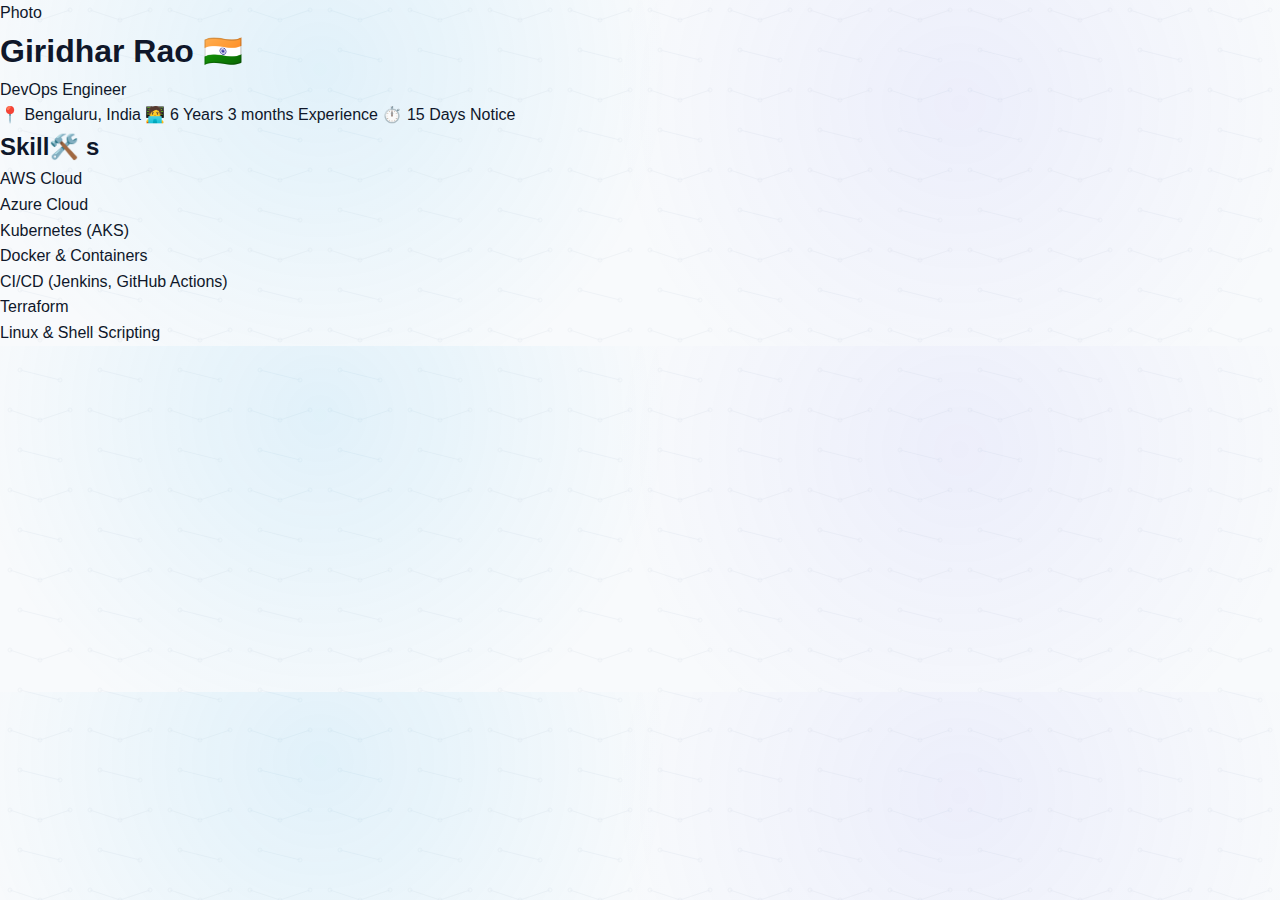
<file: index.html>
<!DOCTYPE html>
<html>
<head>
  <title>Giridhar Rao</title>
  <link rel="stylesheet" href="./style.css">
  <meta name="viewport" content="width=device-width, initial-scale=1.0">
</head>
<body>

  <!-- PROFILE HEADER (NAUKRI STYLE) -->
  <div class="profile-header">

    <!-- Profile Image Placeholder -->
    <div class="profile-photo">
      <!-- Image will be added later -->
      <span>Photo</span>
    </div>

    <!-- Profile Info -->
    <div class="profile-info">
      <h1>Giridhar Rao 🇮🇳</h1>
      <p class="title">DevOps Engineer</p>
     
      <div class="meta">
        <span>📍 Bengaluru, India</span>
        <span>🧑‍💻 6 Years 3 months Experience</span>
        <span>⏱️ 15 Days Notice</span>
      </div>
    </div>

  </div>

  <!-- REST OF CONTENT -->
  <div class="section">
    <h2>Skill🛠️ s</h2>
    <ul class="skill-list">
      <li>AWS Cloud</li>
      <li>Azure Cloud</li>
      <li>Kubernetes (AKS)</li>
      <li>Docker & Containers</li>
      <li>CI/CD (Jenkins, GitHub Actions)</li>
      <li>Terraform</li>
      <li>Linux & Shell Scripting</li>
    </ul>
  </div>

</body>


</html>
</file>
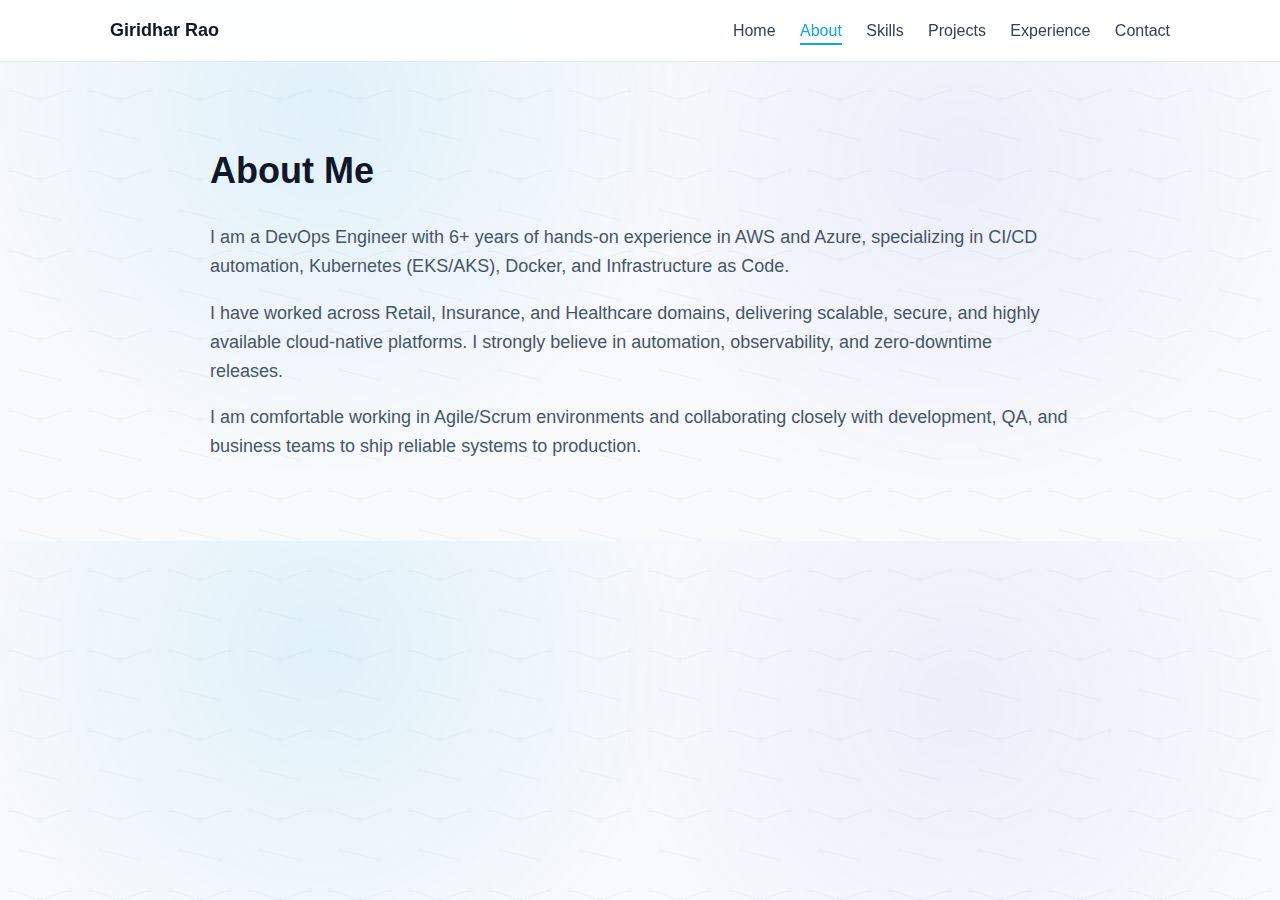
<file: about.html>
<!DOCTYPE html>
<html lang="en">
<head>
  <meta charset="UTF-8" />
  <title>About | Giridhar Rao</title>
  <meta name="viewport" content="width=device-width, initial-scale=1.0" />
  <link rel="stylesheet" href="style.css" />
</head>
<body>

  <!-- NAVBAR -->
  <nav class="navbar">
    <div class="nav-container">
      <div class="logo">Giridhar Rao</div>
      <div class="nav-links">
        <a href="index.html" class="nav-link">Home</a>
<a href="about.html" class="nav-link">About</a>
<a href="skills.html" class="nav-link">Skills</a>
<a href="projects.html" class="nav-link">Projects</a>
<a href="experience.html" class="nav-link">Experience</a>
<a href="contact.html" class="nav-link">Contact</a>

      </div>
    </div>
  </nav>

  <!-- ABOUT CONTENT -->
  <main class="page">
    <h1>About Me</h1>

    <p>
      I am a DevOps Engineer with 6+ years of hands-on experience in AWS and Azure,
      specializing in CI/CD automation, Kubernetes (EKS/AKS), Docker, and
      Infrastructure as Code.
    </p>

    <p>
      I have worked across Retail, Insurance, and Healthcare domains, delivering
      scalable, secure, and highly available cloud-native platforms. I strongly
      believe in automation, observability, and zero-downtime releases.
    </p>

    <p>
      I am comfortable working in Agile/Scrum environments and collaborating
      closely with development, QA, and business teams to ship reliable systems
      to production.
    </p>
  </main>
<script src="main.js"></script>

</body>
</html>
</file>
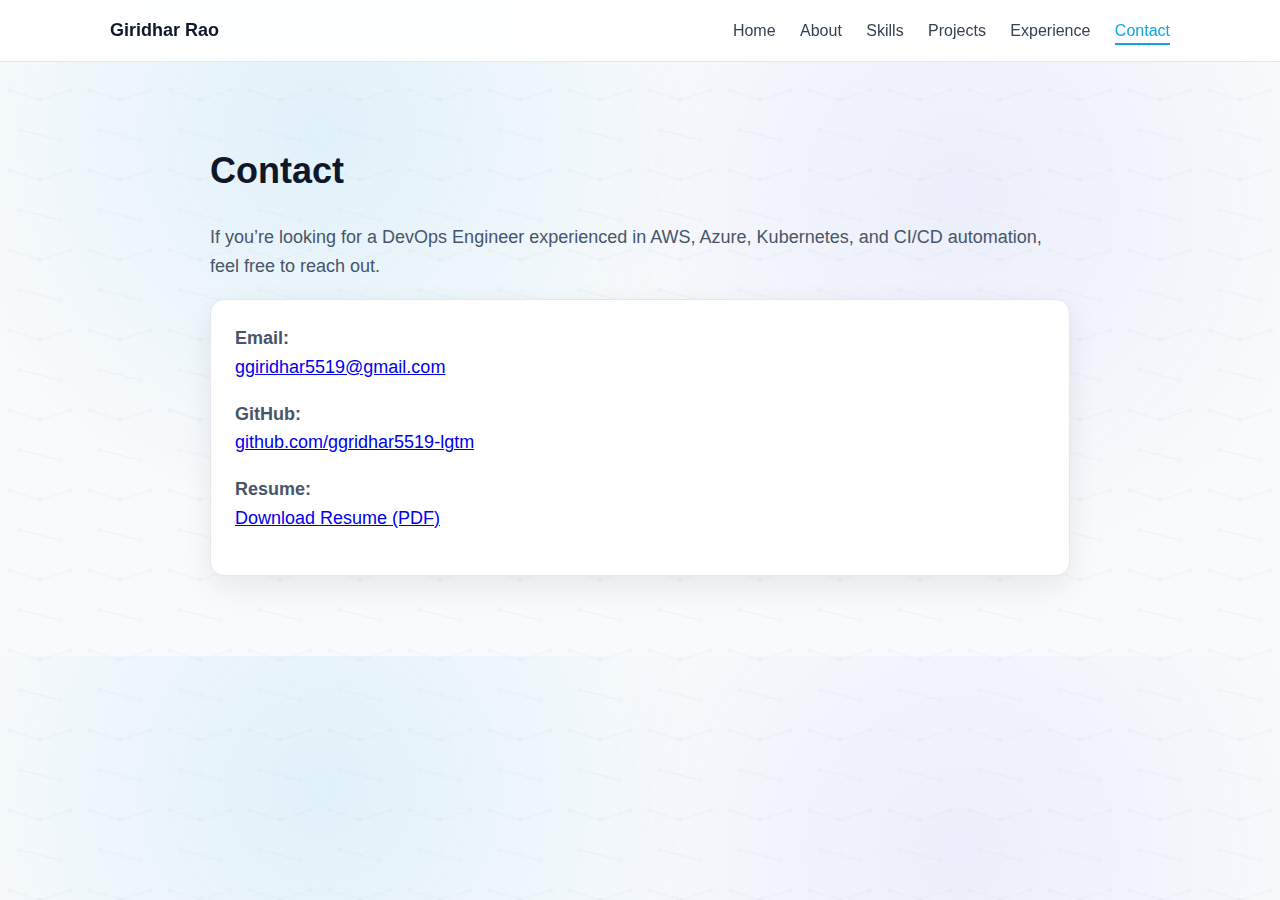
<file: contact.html>
<!DOCTYPE html>
<html lang="en">
<head>
  <meta charset="UTF-8" />
  <title>Contact | Giridhar Rao</title>
  <meta name="viewport" content="width=device-width, initial-scale=1.0" />
  <link rel="stylesheet" href="style.css" />
  <meta name="description" content="Giridhar Rao – DevOps Engineer with 6+ years experience in AWS, Azure, Kubernetes, CI/CD, and cloud automation." />
<meta name="keywords" content="DevOps Engineer, AWS, Azure, Kubernetes, Docker, Terraform, CI/CD" />
<meta name="author" content="Giridhar Rao" />

</head>
<body>

  <!-- NAVBAR -->
  <nav class="navbar">
    <div class="nav-container">
      <div class="logo">Giridhar Rao</div>
      <div class="nav-links">
       <a href="index.html" class="nav-link">Home</a>
<a href="about.html" class="nav-link">About</a>
<a href="skills.html" class="nav-link">Skills</a>
<a href="projects.html" class="nav-link">Projects</a>
<a href="experience.html" class="nav-link">Experience</a>
<a href="contact.html" class="nav-link">Contact</a>

      </div>
    </div>
  </nav>

  <!-- CONTACT CONTENT -->
  <main class="page">
    <h1>Contact</h1>

    <p>
      If you’re looking for a DevOps Engineer experienced in AWS, Azure,
      Kubernetes, and CI/CD automation, feel free to reach out.
    </p>

    <div class="project-card">
      <p><strong>Email:</strong><br>
        <a href="mailto:ggiridhar5519@gmail.com">ggiridhar5519@gmail.com</a>
      </p>

      <p><strong>GitHub:</strong><br>
        <a href="https://github.com/ggridhar5519-lgtm" target="_blank">
          github.com/ggridhar5519-lgtm
        </a>
      </p>

      <p><strong>Resume:</strong><br>
        <a href="Giridhar_Rao_Resume.pdf" download>
          Download Resume (PDF)
        </a>
      </p>
    </div>
  </main>
<script src="main.js"></script>

</body>
</html>
</file>
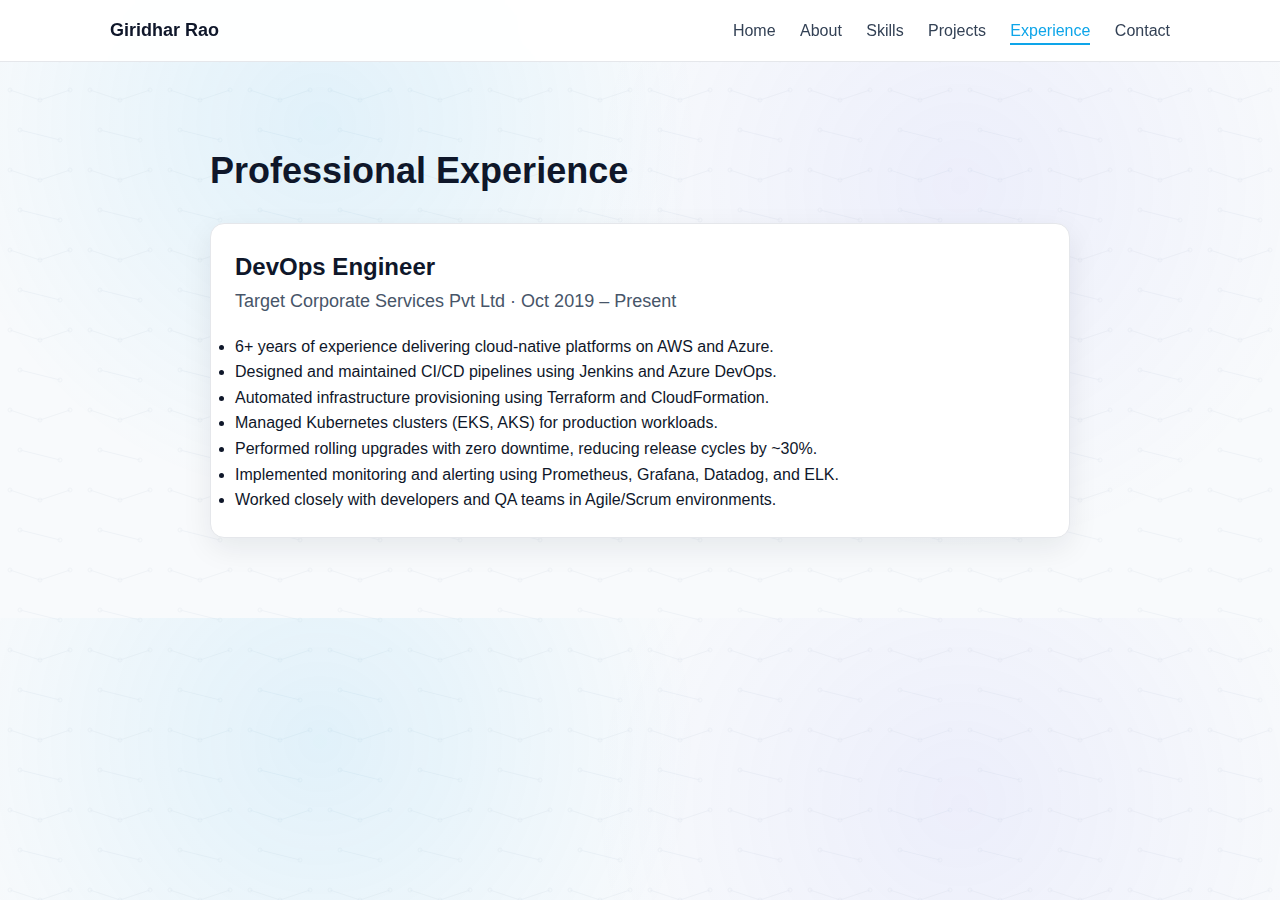
<file: experience.html>
<!DOCTYPE html>
<html lang="en">
<head>
  <meta charset="UTF-8" />
  <title>Experience | Giridhar Rao</title>
  <meta name="viewport" content="width=device-width, initial-scale=1.0" />
  <link rel="stylesheet" href="style.css" />
</head>
<body>

  <!-- NAVBAR -->
  <nav class="navbar">
    <div class="nav-container">
      <div class="logo">Giridhar Rao</div>
      <div class="nav-links">
       <a href="index.html" class="nav-link">Home</a>
<a href="about.html" class="nav-link">About</a>
<a href="skills.html" class="nav-link">Skills</a>
<a href="projects.html" class="nav-link">Projects</a>
<a href="experience.html" class="nav-link">Experience</a>
<a href="contact.html" class="nav-link">Contact</a>

      </div>
    </div>
  </nav>

  <!-- EXPERIENCE CONTENT -->
  <main class="page">
    <h1>Professional Experience</h1>

    <div class="project-card">
      <h2>DevOps Engineer</h2>
      <p class="project-duration">
        Target Corporate Services Pvt Ltd · Oct 2019 – Present
      </p>

      <ul>
        <li>6+ years of experience delivering cloud-native platforms on AWS and Azure.</li>
        <li>Designed and maintained CI/CD pipelines using Jenkins and Azure DevOps.</li>
        <li>Automated infrastructure provisioning using Terraform and CloudFormation.</li>
        <li>Managed Kubernetes clusters (EKS, AKS) for production workloads.</li>
        <li>Performed rolling upgrades with zero downtime, reducing release cycles by ~30%.</li>
        <li>Implemented monitoring and alerting using Prometheus, Grafana, Datadog, and ELK.</li>
        <li>Worked closely with developers and QA teams in Agile/Scrum environments.</li>
      </ul>

    </div>
  </main>
<script src="main.js"></script>

</body>
</html>
</file>
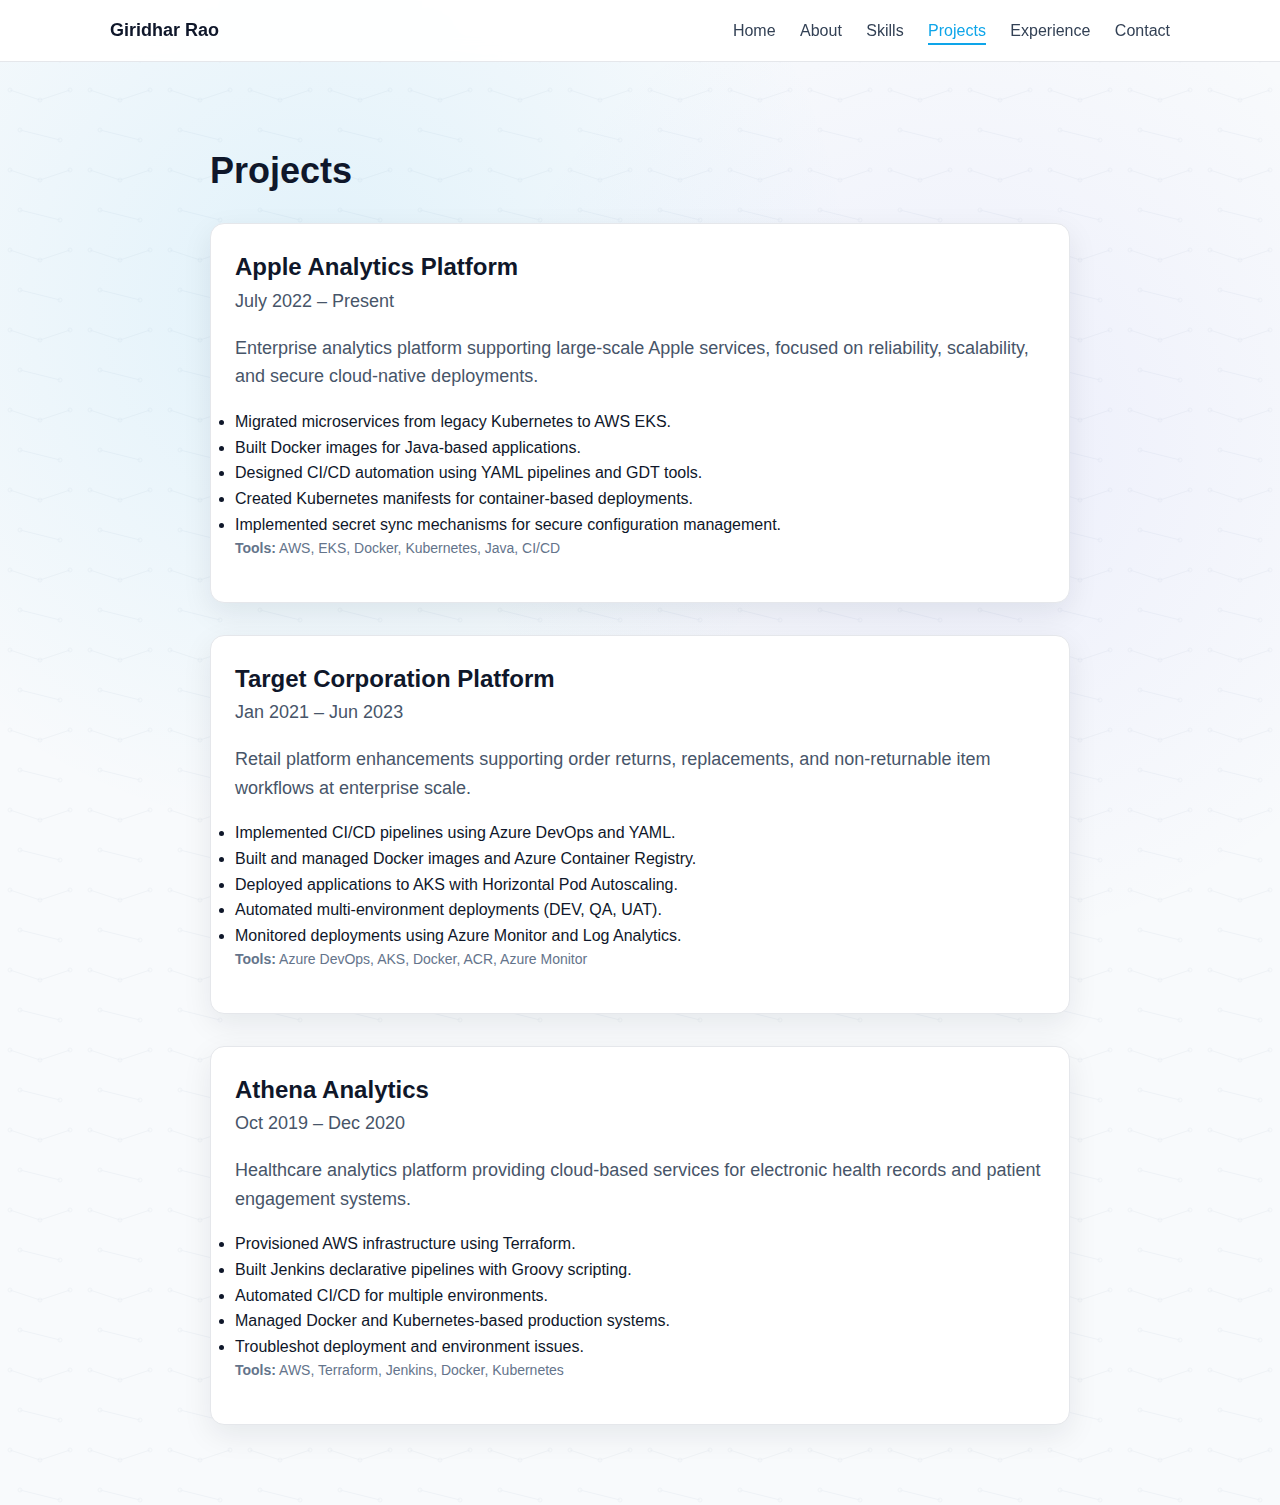
<file: projects.html>
<!DOCTYPE html>
<html lang="en">
<head>
  <meta charset="UTF-8" />
  <title>Projects | Giridhar Rao</title>
  <meta name="viewport" content="width=device-width, initial-scale=1.0" />
  <link rel="stylesheet" href="style.css" />
</head>
<body>

  <!-- NAVBAR -->
  <nav class="navbar">
    <div class="nav-container">
      <div class="logo">Giridhar Rao</div>
      <div class="nav-links">
        <a href="index.html" class="nav-link">Home</a>
<a href="about.html" class="nav-link">About</a>
<a href="skills.html" class="nav-link">Skills</a>
<a href="projects.html" class="nav-link">Projects</a>
<a href="experience.html" class="nav-link">Experience</a>
<a href="contact.html" class="nav-link">Contact</a>

      </div>
    </div>
  </nav>

  <!-- PROJECTS CONTENT -->
  <main class="page">
    <h1>Projects</h1>

    <!-- PROJECT 1 -->
    <div class="project-card">
      <h2>Apple Analytics Platform</h2>
      <p class="project-duration">July 2022 – Present</p>

      <p>
        Enterprise analytics platform supporting large-scale Apple services,
        focused on reliability, scalability, and secure cloud-native deployments.
      </p>

      <ul>
        <li>Migrated microservices from legacy Kubernetes to AWS EKS.</li>
        <li>Built Docker images for Java-based applications.</li>
        <li>Designed CI/CD automation using YAML pipelines and GDT tools.</li>
        <li>Created Kubernetes manifests for container-based deployments.</li>
        <li>Implemented secret sync mechanisms for secure configuration management.</li>
      </ul>

      <p class="tools">
        <strong>Tools:</strong> AWS, EKS, Docker, Kubernetes, Java, CI/CD
      </p>
    </div>

    <!-- PROJECT 2 -->
    <div class="project-card">
      <h2>Target Corporation Platform</h2>
      <p class="project-duration">Jan 2021 – Jun 2023</p>

      <p>
        Retail platform enhancements supporting order returns, replacements,
        and non-returnable item workflows at enterprise scale.
      </p>

      <ul>
        <li>Implemented CI/CD pipelines using Azure DevOps and YAML.</li>
        <li>Built and managed Docker images and Azure Container Registry.</li>
        <li>Deployed applications to AKS with Horizontal Pod Autoscaling.</li>
        <li>Automated multi-environment deployments (DEV, QA, UAT).</li>
        <li>Monitored deployments using Azure Monitor and Log Analytics.</li>
      </ul>

      <p class="tools">
        <strong>Tools:</strong> Azure DevOps, AKS, Docker, ACR, Azure Monitor
      </p>
    </div>

    <!-- PROJECT 3 -->
    <div class="project-card">
      <h2>Athena Analytics</h2>
      <p class="project-duration">Oct 2019 – Dec 2020</p>

      <p>
        Healthcare analytics platform providing cloud-based services
        for electronic health records and patient engagement systems.
      </p>

      <ul>
        <li>Provisioned AWS infrastructure using Terraform.</li>
        <li>Built Jenkins declarative pipelines with Groovy scripting.</li>
        <li>Automated CI/CD for multiple environments.</li>
        <li>Managed Docker and Kubernetes-based production systems.</li>
        <li>Troubleshot deployment and environment issues.</li>
      </ul>

      <p class="tools">
        <strong>Tools:</strong> AWS, Terraform, Jenkins, Docker, Kubernetes
      </p>
    </div>

  </main>
<script src="main.js"></script>

</body>
</html>
</file>
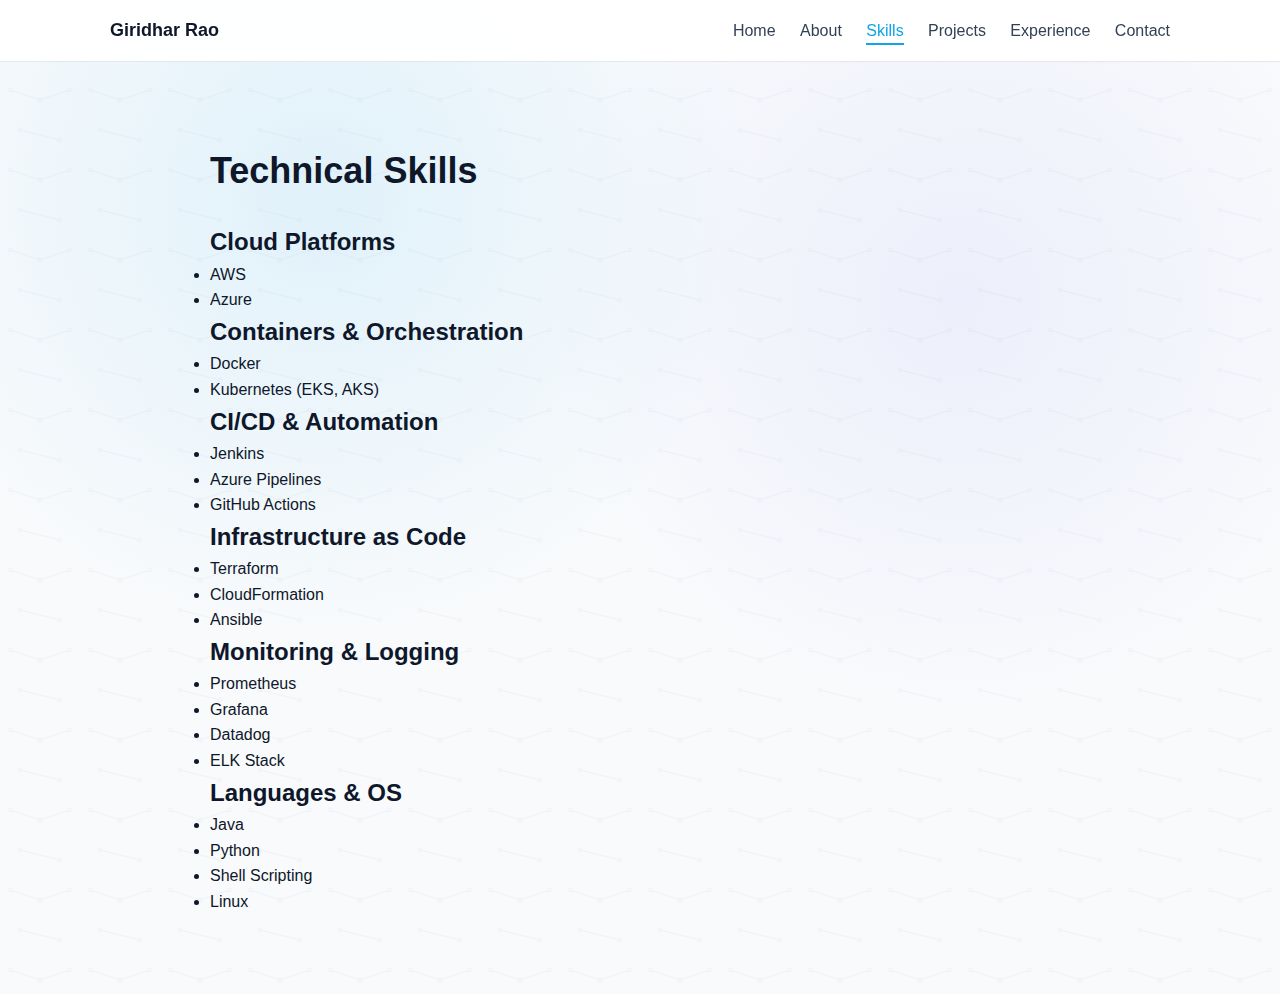
<file: skills.html>
<!DOCTYPE html>
<html lang="en">
<head>
  <meta charset="UTF-8" />
  <title>Skills | Giridhar Rao</title>
  <meta name="viewport" content="width=device-width, initial-scale=1.0" />
  <link rel="stylesheet" href="style.css" />
  <meta name="description" content="Giridhar Rao – DevOps Engineer with 6+ years experience in AWS, Azure, Kubernetes, CI/CD, and cloud automation." />
<meta name="keywords" content="DevOps Engineer, AWS, Azure, Kubernetes, Docker, Terraform, CI/CD" />
<meta name="author" content="Giridhar Rao" />

</head>
<body>

  <!-- NAVBAR -->
  <nav class="navbar">
    <div class="nav-container">
      <div class="logo">Giridhar Rao</div>
      <div class="nav-links">
       <a href="index.html" class="nav-link">Home</a>
<a href="about.html" class="nav-link">About</a>
<a href="skills.html" class="nav-link">Skills</a>
<a href="projects.html" class="nav-link">Projects</a>
<a href="experience.html" class="nav-link">Experience</a>
<a href="contact.html" class="nav-link">Contact</a>

      </div>
    </div>
  </nav>

  <!-- SKILLS CONTENT -->
  <main class="page">
    <h1>Technical Skills</h1>

    <h2>Cloud Platforms</h2>
    <ul class="skills">
      <li>AWS</li>
      <li>Azure</li>
    </ul>

    <h2>Containers & Orchestration</h2>
    <ul class="skills">
      <li>Docker</li>
      <li>Kubernetes (EKS, AKS)</li>
    </ul>

    <h2>CI/CD & Automation</h2>
    <ul class="skills">
      <li>Jenkins</li>
      <li>Azure Pipelines</li>
      <li>GitHub Actions</li>
    </ul>

    <h2>Infrastructure as Code</h2>
    <ul class="skills">
      <li>Terraform</li>
      <li>CloudFormation</li>
      <li>Ansible</li>
    </ul>

    <h2>Monitoring & Logging</h2>
    <ul class="skills">
      <li>Prometheus</li>
      <li>Grafana</li>
      <li>Datadog</li>
      <li>ELK Stack</li>
    </ul>

    <h2>Languages & OS</h2>
    <ul class="skills">
      <li>Java</li>
      <li>Python</li>
      <li>Shell Scripting</li>
      <li>Linux</li>
    </ul>
  </main>
<script src="main.js"></script>

</body>
</html>
</file>
<file: style.css>
/* =========================
   RESET
========================= */
* {
  margin: 0;
  padding: 0;
  box-sizing: border-box;
}

/* =========================
   GLOBAL (CLOUD / DEVOPS BG)
========================= */
body {
  font-family: "Inter", "Segoe UI", sans-serif;
  color: #0f172a;
  line-height: 1.6;

  background-color: #f8fafc;
  background-image:
    radial-gradient(circle at 25% 20%, rgba(14,165,233,0.10), transparent 35%),
    radial-gradient(circle at 75% 30%, rgba(99,102,241,0.08), transparent 35%),
    url("data:image/svg+xml,%3Csvg xmlns='http://www.w3.org/2000/svg' width='80' height='80' viewBox='0 0 80 80'%3E%3Cg fill='none' stroke='%23cbd5e1' stroke-width='0.6' opacity='0.35'%3E%3Ccircle cx='10' cy='10' r='2'/%3E%3Ccircle cx='40' cy='20' r='2'/%3E%3Ccircle cx='70' cy='10' r='2'/%3E%3Ccircle cx='20' cy='50' r='2'/%3E%3Ccircle cx='60' cy='60' r='2'/%3E%3Cline x1='10' y1='10' x2='40' y2='20'/%3E%3Cline x1='40' y1='20' x2='70' y2='10'/%3E%3Cline x1='20' y1='50' x2='60' y2='60'/%3E%3C/g%3E%3C/svg%3E");
}

/* =========================
   NAVBAR (PREMIUM WHITE)
========================= */
.navbar {
  position: sticky;
  top: 0;
  background: rgba(255, 255, 255, 0.95);
  backdrop-filter: blur(10px);
  border-bottom: 1px solid #e5e7eb;
  z-index: 100;
}

.nav-container {
  max-width: 1100px;
  margin: auto;
  padding: 16px 20px;
  display: flex;
  justify-content: space-between;
  align-items: center;
}

/* =========================
   LOGO ICON (ANIMATED)
========================= */
.logo {
  display: flex;
  align-items: center;
  gap: 10px;
  font-weight: 700;
  font-size: 18px;
  color: #0f172a;
  cursor: pointer;
}

.logo-dot {
  width: 10px;
  height: 10px;
  background-color: #0ea5e9;
  border-radius: 50%;
  animation: logoPulse 1.6s ease-in-out infinite;
}

.logo-text {
  letter-spacing: 0.3px;
}

@keyframes logoPulse {
  0% { transform: scale(1); opacity: 0.5; }
  50% { transform: scale(1.8); opacity: 1; }
  100% { transform: scale(1); opacity: 0.5; }
}

/* =========================
   NAV LINKS
========================= */
.nav-links a {
  color: #334155;
  margin-left: 20px;
  text-decoration: none;
  font-weight: 500;
}

.nav-links a:hover,
.nav-link.active {
  color: #0ea5e9;
  border-bottom: 2px solid #0ea5e9;
  padding-bottom: 4px;
}

/* =========================
   HERO
========================= */
.hero {
  min-height: 90vh;
  display: flex;
  align-items: center;
  justify-content: center;
  padding: 80px 20px;
}

.hero {
  background:
    linear-gradient(
      to right,
      rgba(248,250,252,0.95),
      rgba(248,250,252,0.85),
      rgba(248,250,252,0.75)
    );
}

.hero-container {
  max-width: 1200px;
  margin: auto;
  display: flex;
  align-items: center;
  justify-content: space-between;
  gap: 60px;
}

.hero-content {
  max-width: 650px;
}

.hero h1 {
  font-size: 56px;
  color: #0f172a;
}

.hero h2 {
  font-size: 26px;
  margin: 12px 0;
  color: #475569;
}

.hero p {
  font-size: 18px;
  color: #475569;
  margin-bottom: 30px;
}

/* =========================
   BUTTONS
========================= */
.btn {
  padding: 12px 22px;
  border-radius: 8px;
  text-decoration: none;
  font-weight: 500;
  margin-right: 14px;
  display: inline-block;
}

.btn.primary {
  background: #0ea5e9;
  color: #ffffff;
}

.btn.secondary {
  border: 1px solid #0ea5e9;
  color: #0ea5e9;
}

/* =========================
   HERO IMAGE
========================= */
.hero-image img {
  width: 340px;
  border-radius: 20px;
  object-fit: cover;
  box-shadow: 0 20px 50px rgba(15, 23, 42, 0.15);
}

/* =========================
   PAGE CONTENT
========================= */
.page {
  max-width: 900px;
  margin: 80px auto;
  padding: 0 20px;
}

.page h1 {
  font-size: 36px;
  margin-bottom: 24px;
}

.page p {
  font-size: 18px;
  color: #475569;
  margin-bottom: 18px;
}

/* =========================
   PROJECT CARDS
========================= */
.project-card {
  background: #ffffff;
  border: 1px solid #e5e7eb;
  border-radius: 14px;
  padding: 24px;
  margin-bottom: 32px;
  box-shadow: 0 10px 30px rgba(15, 23, 42, 0.08);
}

.project-card h2 {
  font-size: 24px;
}

.project-duration,
.project-card .tools {
  font-size: 14px;
  color: #64748b;
}

/* =========================
   RESPONSIVE
========================= */
@media (max-width: 900px) {
  .hero-container {
    flex-direction: column-reverse;
    text-align: center;
  }

  .hero h1 {
    font-size: 38px;
  }

  .hero-image img {
    width: 240px;
  }
}
</file>
